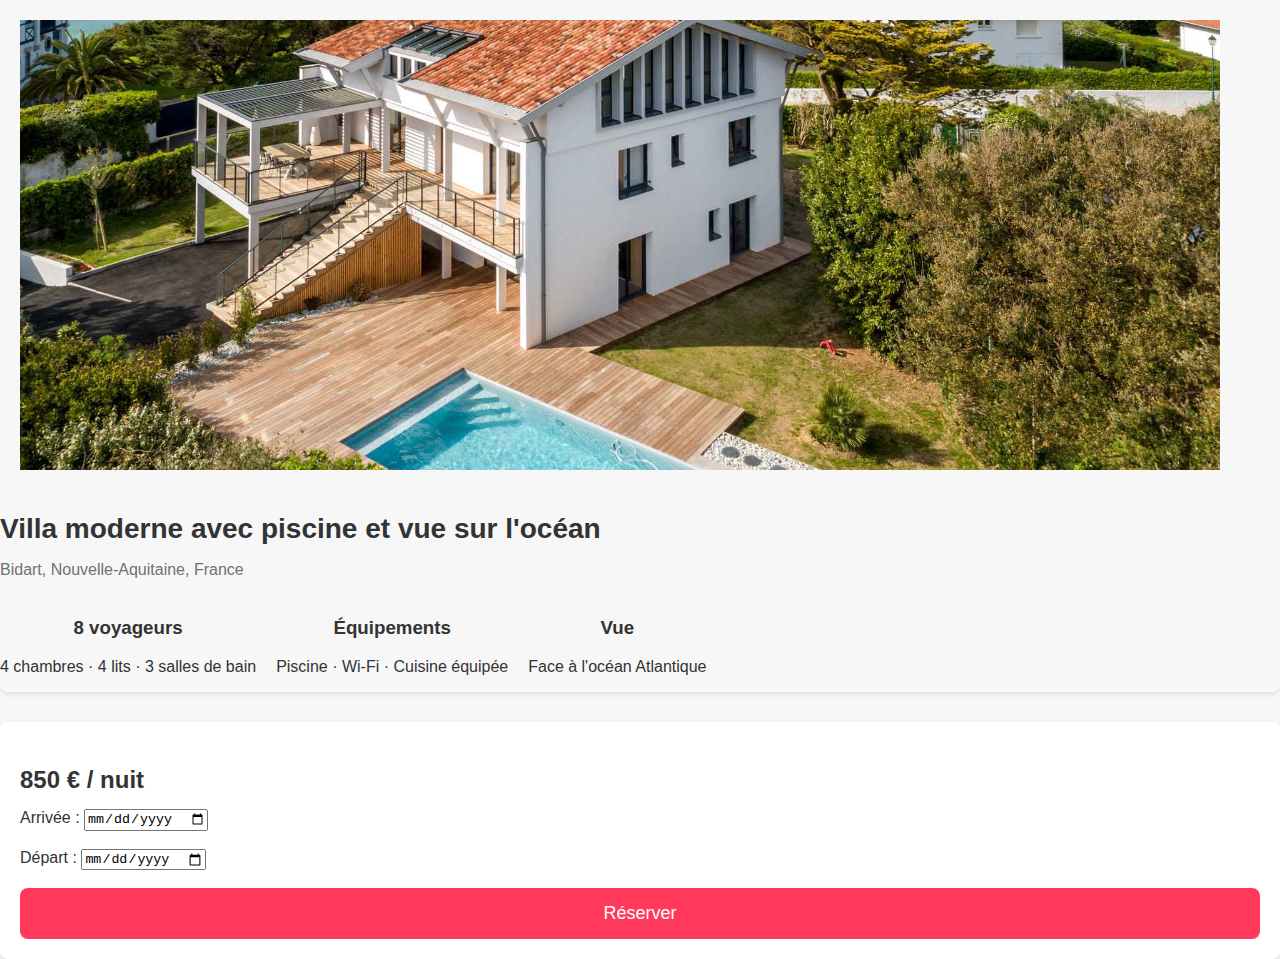
<file: annonce_souhaitée.html>
<!DOCTYPE html>
<html lang="fr">
<head>
    <meta charset="UTF-8">
    <meta name="viewport" content="width=device-width, initial-scale=1.0">
    <title>Villa avec piscine et vue mer</title>
    <style>
        body {
            font-family: Arial, sans-serif;
            margin: 0;
            background-color: #f7f7f7;
            color: #333;
        }
        header img {
            width: 100%;
            height: 450px;
            object-fit: cover;
        
            max-width: 1200px;
            margin: auto;
            padding: 20px;
        }
        h1 {
            font-size: 28px;
            margin-bottom: 10px;
        }
        .location {
            color: #717171;
            font-size: 16px;
            margin-bottom: 20px;
        }
        .details {
            display: flex;
            gap: 20px;
            margin-bottom: 20px;
                   border-radius: 8px;
            flex: 1;
            text-align: center;
            box-shadow: 0 2px 5px rgba(0,0,0,0.1);
        }
        .reservation {
            background: #fff;
            padding: 20px;
            border-radius: 8px;
            box-shadow: 0 2px 5px rgba(0,0,0,0.1);
            margin-top: 30px;
        }
        .price {
            font-size: 24px;
            font-weight: bold;
            margin-bottom: 15px;
        }
        button {
            background-color: #ff385c;
            color: #fff;
            border: none;
            padding: 15px;
            width: 100%;
            font-size: 18px;
            border-radius: 8px;
            cursor: pointer;
        }
        button:hover {
            background-color: #e03150;
        }
    </style>
</head>
<body>
    <header>
        <img src="maison_coloc.jpg" alt="Villa avec piscine et vue mer">
    </header>
    <div class="container">
        <h1>Villa moderne avec piscine et vue sur l'océan</h1>
        <p class="location">Bidart, Nouvelle-Aquitaine, France</p>

        <div class="details">
            <div>
                <h3>8 voyageurs</h3>
                <p>4 chambres · 4 lits · 3 salles de bain</p>
            </div>
            <div>
                <h3>Équipements</h3>
                <p>Piscine · Wi-Fi · Cuisine équipée</p>
            </div>
            <div>
                <h3>Vue</h3>
                <p>Face à l'océan Atlantique</p>
            </div>
        </div>

        <div class="reservation">
            <p class="price">850 € / nuit</p>
            <label for="checkin">Arrivée :</label>
            <input type="date" id="checkin"><br><br>
            <label for="checkout">Départ :</label>
            <input type="date" id="checkout"><br><br>
            <button>Réserver</button>
        </div>
    </div>
</body>
</html>
</file>
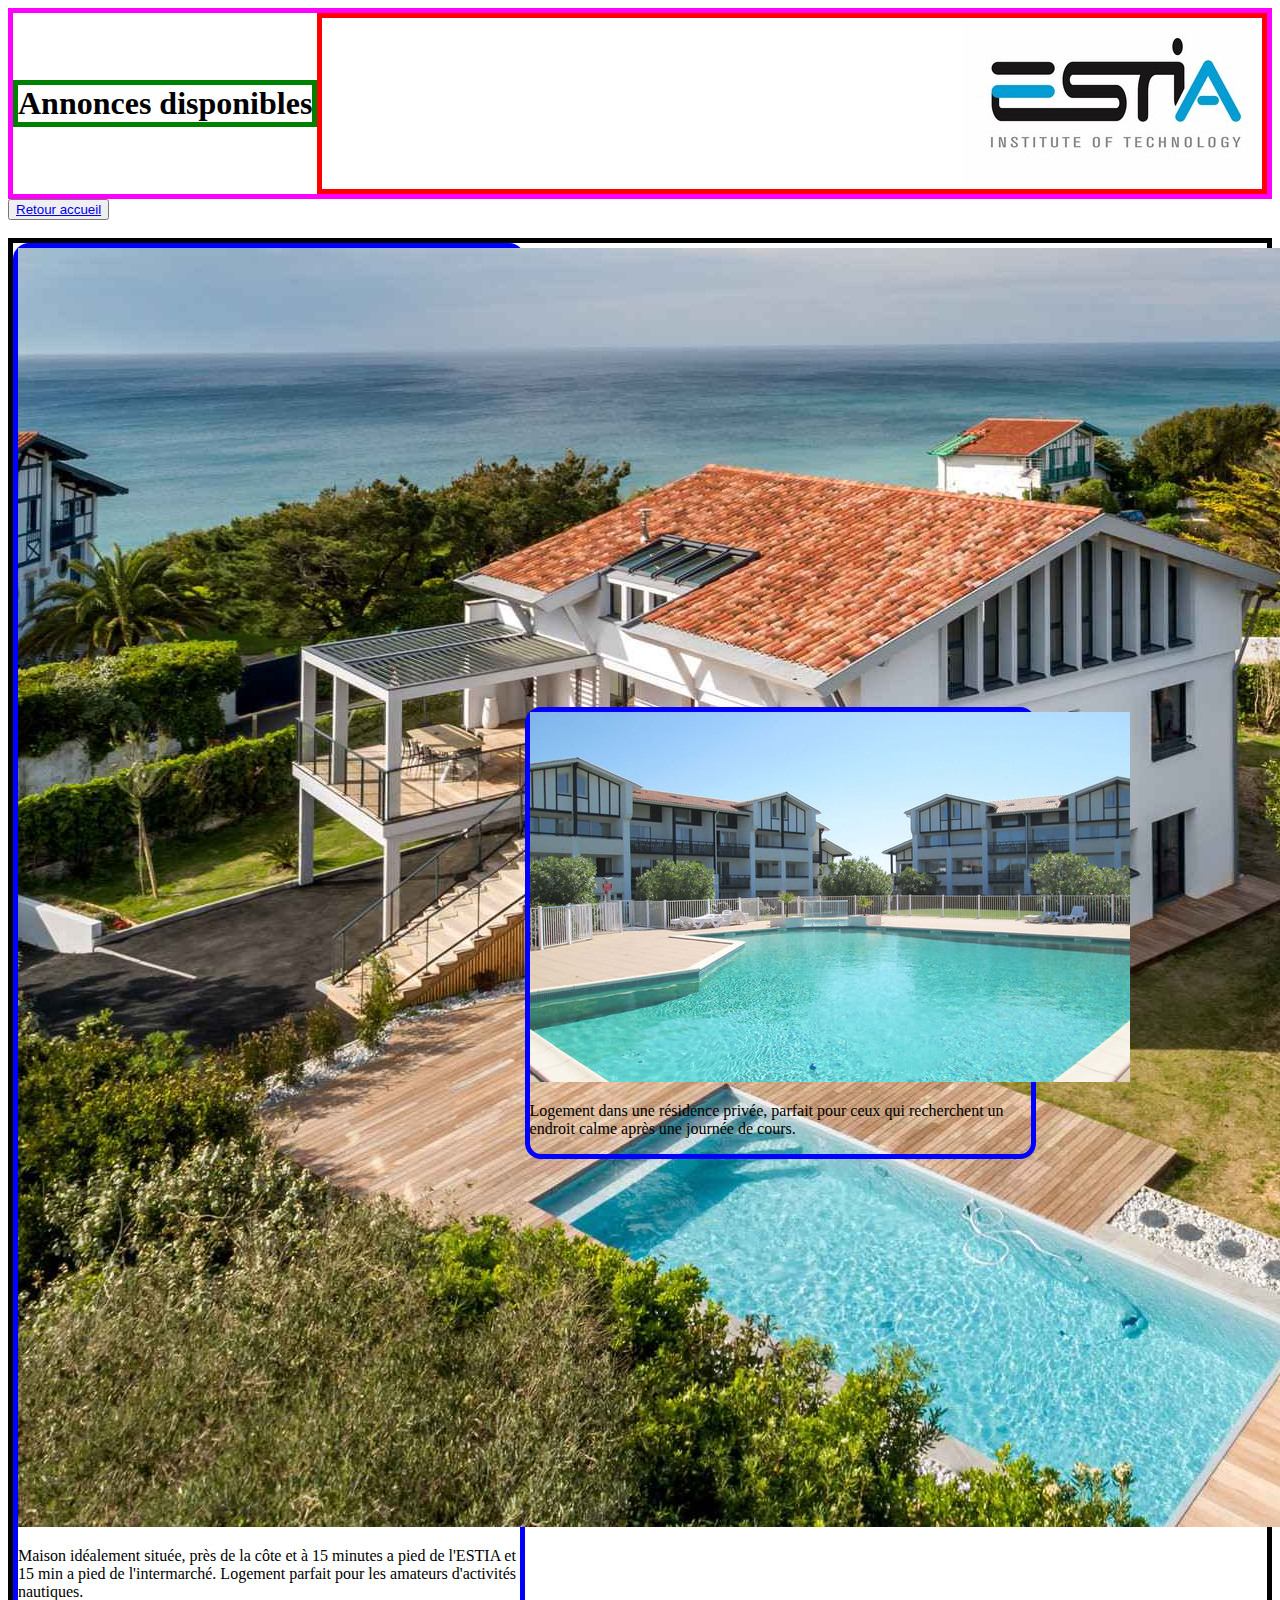
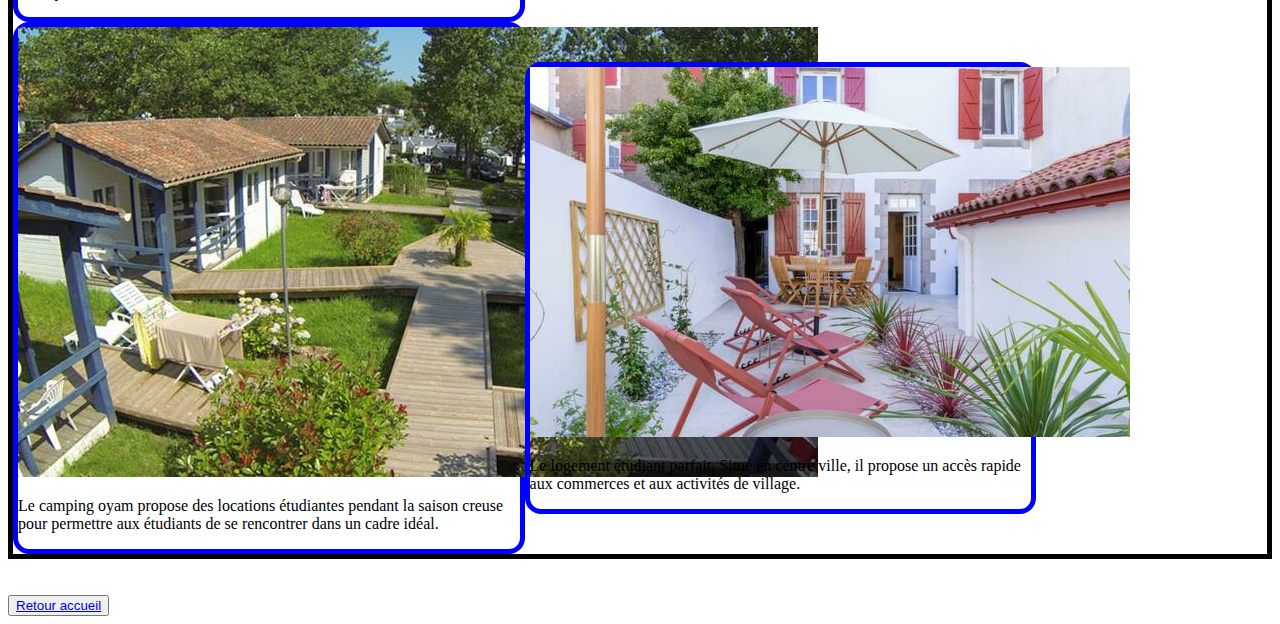
<file: page_annonces.html>
<!DOCTYPE html>
<html lang="fr">
<head>
    <meta charset="UTF-8">
    <meta name="viewport" content="width=device-width, initial-scale=1.0">

    <link rel="stylesheet" href="styles/pa_desktop.css" media="screen and (min-width: 768px)"> 
    <link rel="stylesheet" href="styles/pa_mobile.css" media="screen and (max-width: 767px)"> 
    <title>Document</title>
    <meta charset="UTF-8">
    
</head>
<body>
    

    <div id="bandeau_haut">
        <div id="titre">
            <h1>Annonces disponibles</h1>
        </div>
        <div id="logo">
            <img src="Logo_ESTIA.jpg"/>
        </div>
    </div>


    <button type="submit"><a href="index.html">Retour accueil</a></button>

    <br>
    <br>



    <section>

        <div id="annonce">
            <a href="annonce_souhaitée.html">
                <img src="maison_coloc.jpg"/>
            </a>

            <div id ="description">
                <p>Maison idéalement située, près de la côte et à 15 minutes a pied de l'ESTIA et 15 min a pied de l'intermarché. Logement parfait pour les amateurs d'activités nautiques.</p>
            </div>



        </div>

        <div id="annonce">
            <a href="annonce_souhaitée.html">
                <img src="residence.jpg"/>
            </a>
            <div id ="description">
                <p>
                    Logement dans une résidence privée, parfait pour ceux qui recherchent un endroit calme après une journée de cours.
                </p>
            </div>
        </div>

        <div id="annonce">
            <a href="annonce_souhaitée.html">
                <img src="camping_oyam.jpg"/>
            </a>
            <div id ="description">
                <p>
                    Le camping oyam propose des locations étudiantes pendant la saison creuse pour permettre aux étudiants de se rencontrer dans un cadre idéal.
                </p>
            </div>
        </div>

        <div id="annonce">
            <a href="annonce_souhaitée.html">
                <img src="studio.jpg"/>
            </a>
            <div id ="description">
                <p>
                    Le logement étudiant parfait. Situé en centre ville, il propose un accès rapide aux commerces et aux activités de village.
                </p>
            </div>
        </div>

    </section>
    <br>
    <br>
    <button type="submit"><a href="index.html">Retour accueil</a></button>
</body>
</html>
</file>
<file: styles/pa_desktop.css>
#bandeau_haut{
    border: thick magenta solid;
    display: flex;
    align-items: center;

}

h1{
    border: thick green solid;
    text-align: left;
    flex-grow: 1;
}

#logo{
    border: thick red solid;
    text-align: right;
    flex-grow: 1;
}

section{
    border: thick black solid;
    display: flex;
    align-items: center;
    flex-wrap: wrap;
}

#annonce{
    border: thick blue solid;
    border-radius: 1em;

    min-width: 40%;
    width: 40%;
}
</file>
<file: styles/pa_mobile.css>
h1{

    text-align: left;
    flex-grow: 1;
}

#logo{

    text-align: left;
    flex-grow: 1;
}

section{

    justify-content: space-around;
    align-items: center;
    text-align: center;

}

#annonce{

    img{
        width: 300px;
        height: 250px;
        align-items: left;
    }

    display: flex;
    align-items: center;


    border-radius: 1em;

    box-shadow:8px 8px 10px 0 rgba(0,0,0,0.5);



    -webkit-transition: all 0.2s;
    -moz-transition: all 0.2s;
    -ms-transition: all 0.2s;
    -o-transition: all 0.2s;
    transition: all 0.2s;
}
#annonce:hover {
     transform:scale(1.1);
}
</file>
